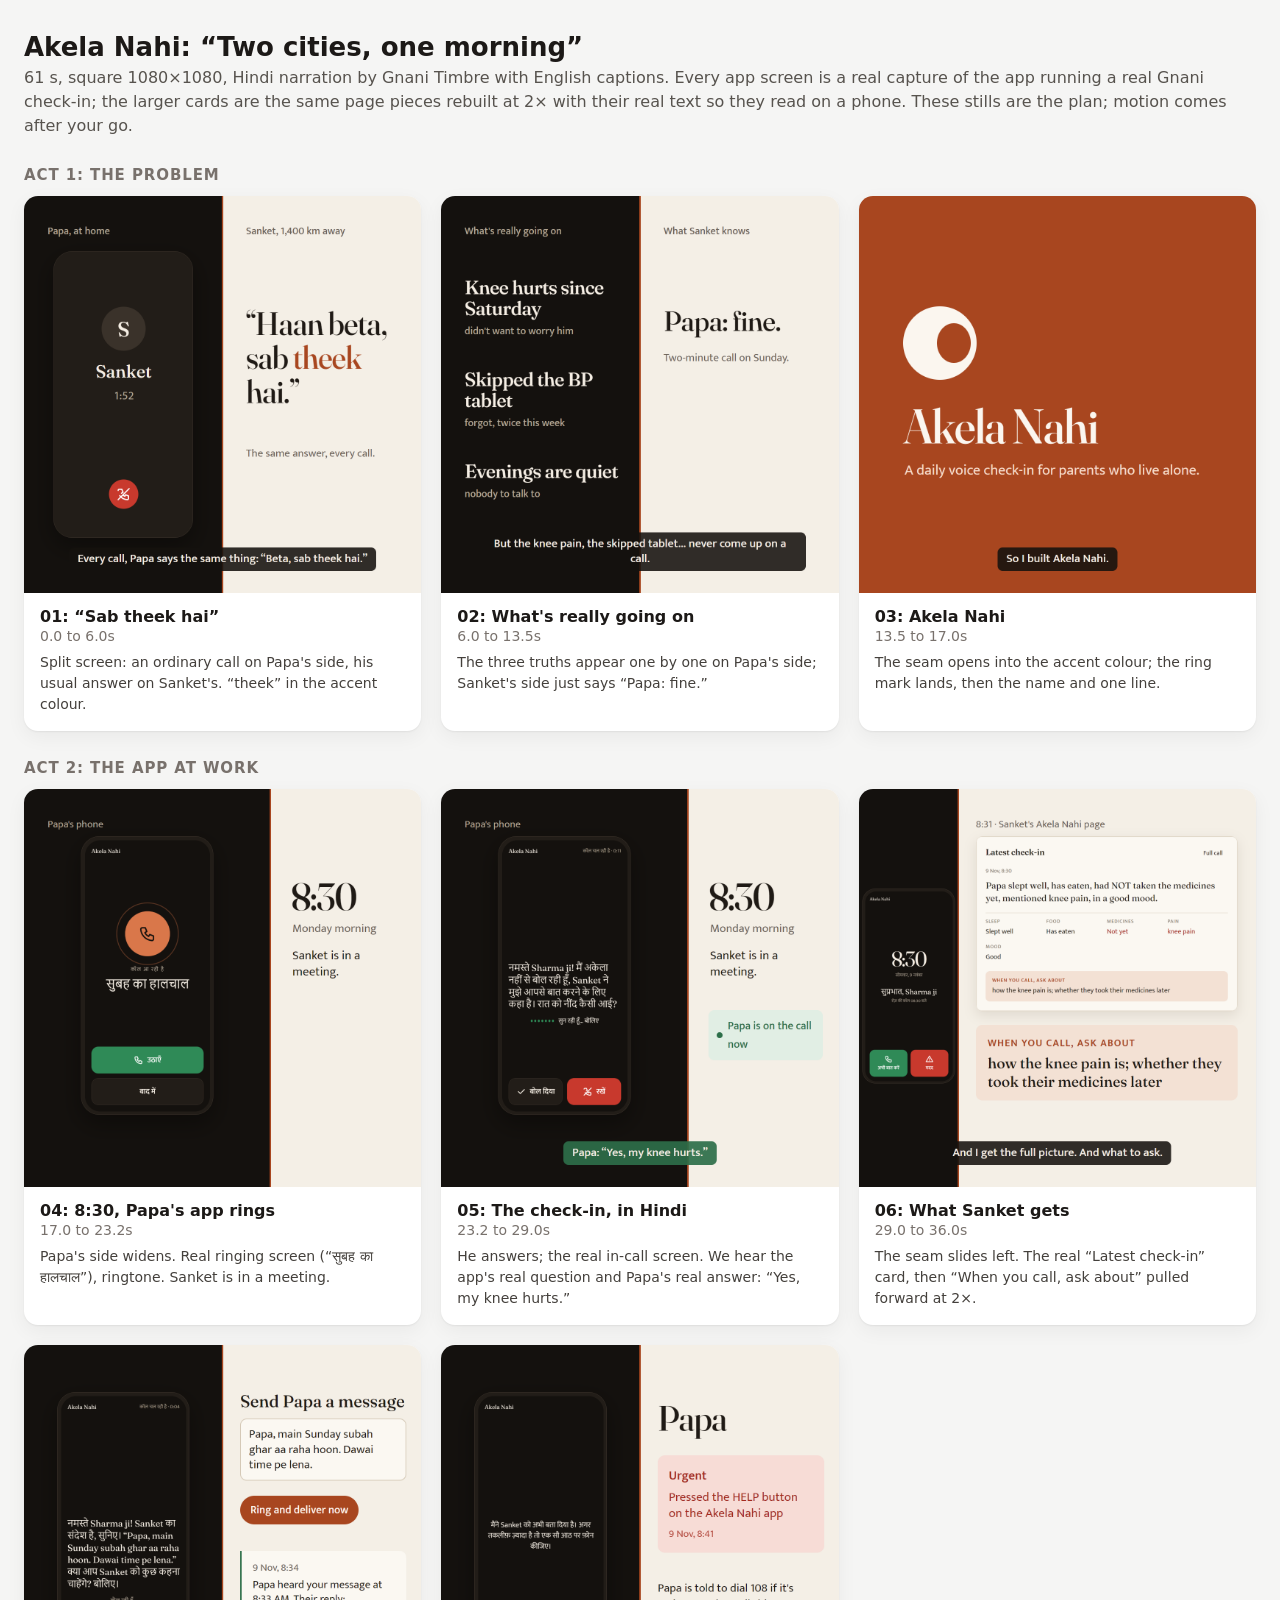
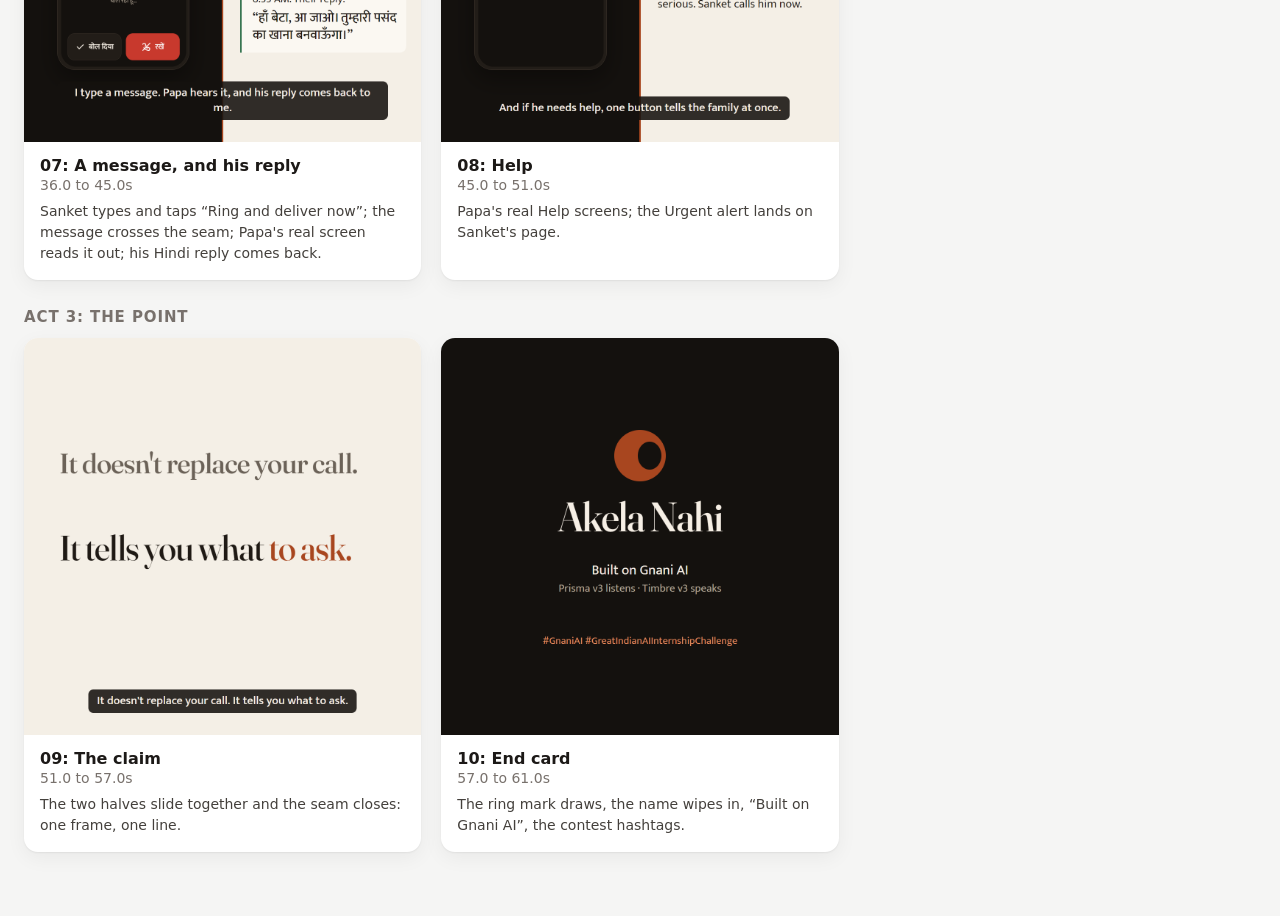
<file: video/boards/storyboard.html>
<!doctype html>
<html lang="en">
<head>
<meta charset="utf-8">
<title>Akela Nahi — storyboard</title>
<style>
  body { margin: 0; background: #f5f5f4; color: #1c1917; font-family: Inter, system-ui, sans-serif; }
  .wrap { max-width: 1240px; margin: 0 auto; padding: 32px 24px 64px; }
  h1 { font-size: 26px; margin: 0 0 4px; }
  .lead { color: #57534e; margin: 0 0 28px; line-height: 1.5; }
  .act { font-size: 15px; font-weight: 600; color: #78716c; text-transform: uppercase; letter-spacing: .06em; margin: 28px 0 12px; }
  .grid { display: grid; grid-template-columns: repeat(auto-fill, minmax(340px, 1fr)); gap: 20px; }
  .frame { background: #fff; border-radius: 14px; overflow: hidden; box-shadow: 0 1px 2px rgba(0,0,0,.06), 0 6px 20px rgba(0,0,0,.05); }
  .frame img { display: block; width: 100%; aspect-ratio: 1; object-fit: cover; }
  .title { font-weight: 600; padding: 14px 16px 0; }
  .time { color: #78716c; font-size: 14px; padding: 2px 16px 0; }
  .words { color: #44403c; font-size: 14px; line-height: 1.5; padding: 8px 16px 16px; margin: 0; }
</style>
</head>
<body>
<div class="wrap">
  <h1>Akela Nahi: “Two cities, one morning”</h1>
  <p class="lead">61 s, square 1080×1080, Hindi narration by Gnani Timbre with English captions. Every app screen is a real capture of the app running a real Gnani check-in; the larger cards are the same page pieces rebuilt at 2× with their real text so they read on a phone. These stills are the plan; motion comes after your go.</p>

  <section class="act">Act 1: The problem</section>
  <div class="grid">
    <div class="frame"><img src="stills/frame-00-at-2.5s.png" alt=""><div class="title">01: “Sab theek hai”</div><div class="time">0.0 to 6.0s</div><p class="words">Split screen: an ordinary call on Papa's side, his usual answer on Sanket's. “theek” in the accent colour.</p></div>
    <div class="frame"><img src="stills/frame-01-at-9s.png" alt=""><div class="title">02: What's really going on</div><div class="time">6.0 to 13.5s</div><p class="words">The three truths appear one by one on Papa's side; Sanket's side just says “Papa: fine.”</p></div>
    <div class="frame"><img src="stills/frame-02-at-15.5s.png" alt=""><div class="title">03: Akela Nahi</div><div class="time">13.5 to 17.0s</div><p class="words">The seam opens into the accent colour; the ring mark lands, then the name and one line.</p></div>
  </div>

  <section class="act">Act 2: The app at work</section>
  <div class="grid">
    <div class="frame"><img src="stills/frame-03-at-22s.png" alt=""><div class="title">04: 8:30, Papa's app rings</div><div class="time">17.0 to 23.2s</div><p class="words">Papa's side widens. Real ringing screen (“सुबह का हालचाल”), ringtone. Sanket is in a meeting.</p></div>
    <div class="frame"><img src="stills/frame-04-at-27s.png" alt=""><div class="title">05: The check-in, in Hindi</div><div class="time">23.2 to 29.0s</div><p class="words">He answers; the real in-call screen. We hear the app's real question and Papa's real answer: “Yes, my knee hurts.”</p></div>
    <div class="frame"><img src="stills/frame-05-at-33s.png" alt=""><div class="title">06: What Sanket gets</div><div class="time">29.0 to 36.0s</div><p class="words">The seam slides left. The real “Latest check-in” card, then “When you call, ask about” pulled forward at 2×.</p></div>
    <div class="frame"><img src="stills/frame-06-at-40s.png" alt=""><div class="title">07: A message, and his reply</div><div class="time">36.0 to 45.0s</div><p class="words">Sanket types and taps “Ring and deliver now”; the message crosses the seam; Papa's real screen reads it out; his Hindi reply comes back.</p></div>
    <div class="frame"><img src="stills/frame-07-at-48s.png" alt=""><div class="title">08: Help</div><div class="time">45.0 to 51.0s</div><p class="words">Papa's real Help screens; the Urgent alert lands on Sanket's page.</p></div>
  </div>

  <section class="act">Act 3: The point</section>
  <div class="grid">
    <div class="frame"><img src="stills/frame-08-at-54s.png" alt=""><div class="title">09: The claim</div><div class="time">51.0 to 57.0s</div><p class="words">The two halves slide together and the seam closes: one frame, one line.</p></div>
    <div class="frame"><img src="stills/frame-09-at-59.5s.png" alt=""><div class="title">10: End card</div><div class="time">57.0 to 61.0s</div><p class="words">The ring mark draws, the name wipes in, “Built on Gnani AI”, the contest hashtags.</p></div>
  </div>
</div>
</body>
</html>
</file>
